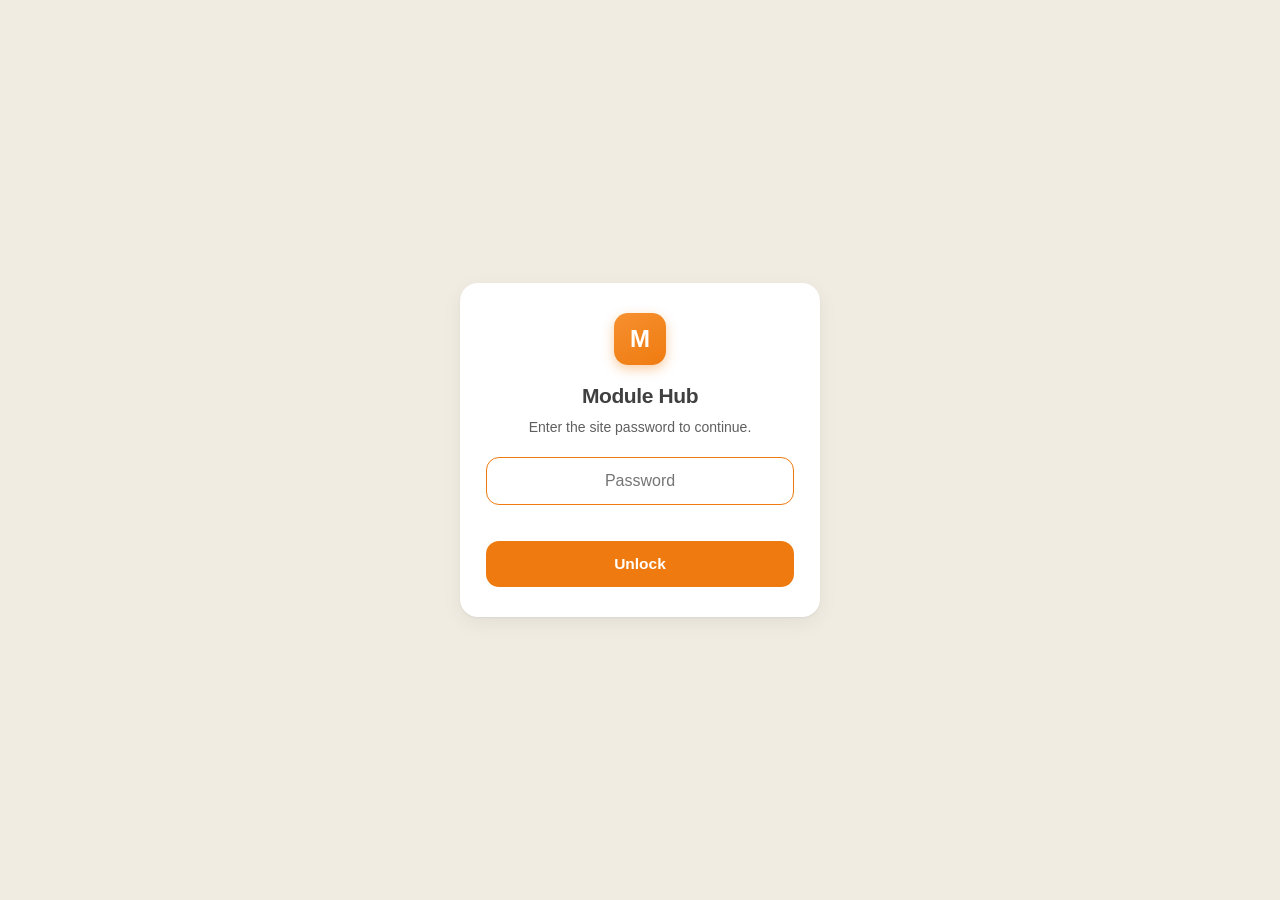
<file: index.html>
<!DOCTYPE html>
<html lang="en" class="locked">
<head>
<meta charset="UTF-8">
<meta name="viewport" content="width=device-width, initial-scale=1.0, viewport-fit=cover, maximum-scale=1">
<meta name="theme-color" content="#f1ece1" media="(prefers-color-scheme: light)">
<meta name="theme-color" content="#1e1d1b" media="(prefers-color-scheme: dark)">
<meta name="apple-mobile-web-app-capable" content="yes">
<title>Vanderlande Module Hub</title>
<link rel="stylesheet" href="assets/styles.css">
</head>
<body>

<div class="app">
  <header class="topbar">
    <div class="mark">M</div>
    <div class="titles">
      <div class="title" id="brand-title">Module Hub</div>
      <div class="sub" id="brand-sub">Site operations</div>
    </div>
    <div class="spacer"></div>
    <button class="ghost" onclick="location.hash='#/'">All modules</button>
  </header>

  <main class="wrap" id="view"></main>

  <div class="foot">MVP · public content demo · health data simulated</div>
</div>

<!-- Floating scan button -->
<button class="fab" onclick="openScanner()">
  <svg viewBox="0 0 24 24" fill="none" stroke="currentColor" stroke-width="2" stroke-linecap="round" stroke-linejoin="round">
    <path d="M3 7V5a2 2 0 0 1 2-2h2"/><path d="M17 3h2a2 2 0 0 1 2 2v2"/>
    <path d="M21 17v2a2 2 0 0 1-2 2h-2"/><path d="M7 21H5a2 2 0 0 1-2-2v-2"/>
    <line x1="3" y1="12" x2="21" y2="12"/>
  </svg>
  Scan QR
</button>

<!-- Scanner overlay -->
<div class="scanner" id="scanner">
  <video id="scan-video" playsinline muted></video>
  <div class="bar">
    <span class="t">Scan module label</span>
    <button class="x" onclick="closeScanner()" aria-label="Close">×</button>
  </div>
  <div class="reticle"><i></i><div class="laser"></div></div>
  <div class="hint" id="scan-hint">Centre the QR code in the frame</div>
  <div class="err" id="scan-err">
    <div class="big">Camera unavailable</div>
    <p>—</p>
    <button onclick="openScanner()">Try again</button>
  </div>
</div>

<!-- QR label modal -->
<div class="modal-bg" id="qr-modal" onclick="if(event.target===this)closeQR()">
  <div class="modal">
    <h3 id="qr-name">Module</h3>
    <div class="mid" id="qr-id">—</div>
    <div id="qrbox"></div>
    <div class="url" id="qr-url"></div>
    <button class="btn" onclick="printQR()">Print label</button>
    <button class="btn sec" onclick="closeQR()">Close</button>
  </div>
</div>

<script src="assets/gate.js"></script>
<script src="vendor/qrcode.js"></script>
<script src="vendor/jsQR.js"></script>
<script src="assets/data.js"></script>
<script src="assets/app.js"></script>
</body>
</html>
</file>
<file: assets/styles.css>
/* =============================================================================
   Module Hub — styles
   Clean iOS / Material blend: light, airy, rounded, soft shadows, system fonts.
   ========================================================================== */

:root {
  /* Surfaces — Vanderlande off-white + warm neutrals */
  --bg: #f1ece1;            /* OFFWHITE */
  --surface: #ffffff;
  --surface-2: #ece6d8;     /* warm light-grey tint */
  --hairline: rgba(95, 95, 95, 0.16);   /* DARK GREY @ low alpha */

  /* Text — grey family */
  --text: #404040;          /* slightly darkened DARK GREY for headings/body */
  --text-2: #5f5f5f;        /* DARK GREY */
  --text-3: #aaaaaa;        /* GREY */

  /* Accent — Vanderlande ORANGE */
  --accent: #ef7b10;        /* ORANGE */
  --accent-weak: #fdecd9;   /* light orange tint */
  --accent-press: #cd5b1c;  /* DARK ORANGE */

  /* Brand family — blues & purple (marks, badges, accents) */
  --brand-dark-blue: #2a4a96;   /* DARK BLUE */
  --brand-blue: #6786b0;        /* BLUE */
  --brand-light-blue: #6baccc;  /* LIGHT BLUE */
  --brand-purple: #532864;      /* PURPLE */

  /* Status — Signal colours */
  --ok: #5aaa19;            /* GREEN */
  --ok-weak: #eaf5db;
  --warn: #9a7b00;          /* readable shade of Signal YELLOW #FFCC00 */
  --warn-weak: #fff4cc;
  --bad: #c80000;           /* RED */
  --bad-weak: #fbe3e3;

  --radius: 18px;
  --radius-sm: 13px;
  --shadow: 0 1px 2px rgba(16, 24, 40, 0.05), 0 6px 20px rgba(16, 24, 40, 0.06);
  --shadow-lg: 0 10px 40px rgba(16, 24, 40, 0.18);

  --font: -apple-system, BlinkMacSystemFont, "SF Pro Text", "Segoe UI", Roboto,
          "Helvetica Neue", Arial, sans-serif;
}

@media (prefers-color-scheme: dark) {
  :root {
    --bg: #1e1d1b;
    --surface: #2a2825;
    --surface-2: #37342f;
    --hairline: rgba(241, 236, 225, 0.14);
    --text: #f1ece1;          /* OFFWHITE */
    --text-2: #c4beb1;
    --text-3: #8f8a80;
    --accent: #ff8c2a;        /* brighter ORANGE for dark surfaces */
    --accent-weak: #3a2a16;
    --accent-press: #ef7b10;
    --brand-blue: #7f9cc4;
    --brand-purple: #a06fbb;
    --ok: #6fbf2c;
    --ok-weak: #1c2b10;
    --warn: #d9b300;
    --warn-weak: #2f2809;
    --bad: #ff5a5a;
    --bad-weak: #2e1414;
    --shadow: 0 1px 2px rgba(0, 0, 0, 0.4), 0 8px 24px rgba(0, 0, 0, 0.5);
  }
}

* { box-sizing: border-box; margin: 0; padding: 0; }
html, body { height: 100%; }
body {
  font-family: var(--font);
  background: linear-gradient(180deg,
    color-mix(in srgb, var(--accent) 7%, var(--bg)),
    var(--bg) 280px) fixed var(--bg);
  color: var(--text);
  -webkit-font-smoothing: antialiased;
  text-rendering: optimizeLegibility;
  line-height: 1.45;
  overscroll-behavior-y: none;
}
button { font-family: inherit; cursor: pointer; }
a { color: inherit; }

/* ------------------------------ Motion ---------------------------------- */
@keyframes rise { from { opacity: 0; transform: translateY(16px) scale(.98); }
                  to   { opacity: 1; transform: none; } }
@keyframes pop  { from { opacity: 0; transform: scale(.88); }
                  to   { opacity: 1; transform: none; } }
@keyframes fade { from { opacity: 0; } to { opacity: 1; } }
@keyframes slide-up { from { transform: translateY(6%); opacity: 0; }
                      to   { transform: none; opacity: 1; } }
@keyframes shimmer { from { background-position: -400px 0; }
                     to   { background-position: 400px 0; } }
@keyframes fab-glow {
  0%, 100% { box-shadow: 0 8px 24px rgba(239, 123, 16, 0.40); }
  50%      { box-shadow: 0 10px 34px rgba(239, 123, 16, 0.62); }
}
@keyframes ripple-grow { to { transform: scale(1); opacity: 0; } }

/* Staggered entrance: parent gets .anim-in, children get --d delays via JS */
.anim-in > * { animation: rise .55s cubic-bezier(.22, .9, .3, 1) both;
               animation-delay: var(--d, 0ms); }
.tab-fade { animation: rise .38s cubic-bezier(.22, .9, .3, 1) both; }

/* Tactile press feedback everywhere */
button, .tile, .res, .ghost, .pill {
  transition: transform .18s cubic-bezier(.2, .7, .3, 1.6),
              box-shadow .2s, background .2s, filter .2s;
}
button:active, .tile:active, .res:active { transform: scale(.96); }

/* Material-style touch ripple (spawned by JS) */
.tile, .res, .segment button, .ghost, .fab, .call-btn, .report-btn,
.gate-btn, .modal .btn { position: relative; overflow: hidden; }
.ripple {
  position: absolute; border-radius: 50%; pointer-events: none;
  background: currentColor; opacity: .16; transform: scale(0);
  animation: ripple-grow .55s ease-out forwards;
}

@media (prefers-reduced-motion: reduce) {
  *, *::before, *::after {
    animation-duration: .01ms !important;
    animation-iteration-count: 1 !important;
    transition-duration: .01ms !important;
  }
}

.app { max-width: 760px; margin: 0 auto; min-height: 100%; padding-bottom: 96px; }

/* ------------------------- Password gate -------------------------------- */
html.locked .app,
html.locked .fab { display: none !important; }
#gate {
  position: fixed; inset: 0; z-index: 200; display: grid; place-items: center;
  padding: 24px; background: var(--bg);
}
.gate-card {
  background: var(--surface); border-radius: var(--radius); box-shadow: var(--shadow);
  padding: 30px 26px; width: 100%; max-width: 360px; text-align: center;
  animation: pop .45s cubic-bezier(.3, 1.3, .4, 1) both;
}
.gate-mark {
  width: 52px; height: 52px; border-radius: 14px; margin: 0 auto 16px;
  background: linear-gradient(150deg, #f6902f, #ef7b10);
  display: grid; place-items: center; color: #fff; font-weight: 800; font-size: 24px;
  box-shadow: 0 4px 12px rgba(239, 123, 16, 0.38);
}
.gate-card h1 { font-size: 21px; font-weight: 800; letter-spacing: -0.4px; }
.gate-card p { color: var(--text-2); font-size: 14px; margin: 5px 0 20px; }
.gate-card input {
  width: 100%; border: 1px solid var(--hairline); background: var(--surface-2);
  border-radius: 13px; padding: 14px 15px; font-size: 16px; color: var(--text);
  outline: none; text-align: center;
}
.gate-card input:focus { border-color: var(--accent); background: var(--surface); }
.gate-err { color: var(--bad); font-size: 13px; min-height: 18px; margin: 9px 0 3px; }
.gate-btn {
  width: 100%; background: var(--accent); color: #fff; border: none;
  padding: 14px; border-radius: 13px; font-weight: 700; font-size: 15.5px; margin-top: 6px;
}
.gate-btn:active { background: var(--accent-press); }

/* ----------------------------- Top bar ---------------------------------- */
.topbar {
  position: sticky; top: 0; z-index: 20;
  display: flex; align-items: center; gap: 12px;
  padding: 14px 18px;
  background: color-mix(in srgb, var(--bg) 78%, transparent);
  -webkit-backdrop-filter: saturate(180%) blur(20px);
  backdrop-filter: saturate(180%) blur(20px);
  border-bottom: 1px solid var(--hairline);
}
.topbar .mark {
  width: 34px; height: 34px; border-radius: 9px; flex: none;
  background: linear-gradient(150deg, #f6902f, #ef7b10);
  display: grid; place-items: center; color: #fff; font-weight: 800; font-size: 17px;
  box-shadow: 0 3px 8px rgba(239, 123, 16, 0.38);
}
.topbar .titles { min-width: 0; }
.topbar .title { font-weight: 700; font-size: 16px; letter-spacing: -0.2px; }
.topbar .sub { font-size: 11.5px; color: var(--text-2); margin-top: -1px; }
.topbar .spacer { flex: 1; }
.topbar .ghost {
  background: var(--surface); border: 1px solid var(--hairline); color: var(--text);
  border-radius: 10px; padding: 8px 13px; font-size: 13px; font-weight: 600;
}
.topbar .ghost:active { background: var(--surface-2); }

.wrap { padding: 18px; }

/* ------------------------------ Home ------------------------------------ */
.hero .hello {
  color: var(--accent); font-weight: 700; font-size: 13px; letter-spacing: .3px;
  margin-bottom: 3px;
}
.hero h1 {
  font-size: 28px; font-weight: 800; letter-spacing: -0.6px; margin-bottom: 4px;
}
.hero p { color: var(--text-2); font-size: 14.5px; margin-bottom: 16px; }

.search {
  display: flex; align-items: center; gap: 9px;
  background: var(--surface); border: 1px solid var(--hairline);
  border-radius: 999px; padding: 12px 18px; margin-bottom: 18px;
  box-shadow: var(--shadow);
  transition: box-shadow .25s, border-color .25s;
}
.search:focus-within { border-color: var(--accent);
  box-shadow: 0 4px 18px rgba(239, 123, 16, 0.18); }
.search svg { width: 18px; height: 18px; color: var(--text-3); flex: none; }
.search input {
  border: none; outline: none; background: transparent; flex: 1;
  font-size: 15px; color: var(--text);
}
.search input::placeholder { color: var(--text-3); }

.group-label {
  font-size: 12px; font-weight: 700; text-transform: uppercase;
  letter-spacing: 0.6px; color: var(--text-3); margin: 18px 4px 9px;
}

/* Grouped inset list (iOS) with card feel (Material) */
.list { background: var(--surface); border-radius: var(--radius);
        box-shadow: var(--shadow); overflow: hidden; }
.row {
  display: flex; align-items: center; gap: 13px;
  padding: 14px 16px; text-decoration: none; color: inherit;
  border-top: 1px solid var(--hairline); background: var(--surface);
  transition: background 0.12s;
}
.row:first-child { border-top: none; }
.row:active { background: var(--surface-2); }
.row .badge {
  width: 44px; height: 44px; border-radius: 11px; flex: none;
  display: grid; place-items: center; font-weight: 800; font-size: 12px;
  background: #e7edf5; color: var(--brand-dark-blue);
}
.row .badge.spox { background: #efe6f2; color: var(--brand-purple); }
.row .badge svg { width: 22px; height: 22px; }
.row .info { flex: 1; min-width: 0; }
.row .info .n { font-weight: 650; font-size: 15px; letter-spacing: -0.2px;
  white-space: nowrap; overflow: hidden; text-overflow: ellipsis; }
.row .info .c { font-size: 12.5px; color: var(--text-2); margin-top: 1px; }
.row .right { display: flex; align-items: center; gap: 8px; flex: none; }
.row .chev { color: var(--text-3); font-size: 19px; }

.status-dot { width: 9px; height: 9px; border-radius: 50%; flex: none; }
.status-dot.ok { background: var(--ok); }
.status-dot.attention { background: var(--warn); }
.status-dot.down { background: var(--bad); }

.empty { text-align: center; color: var(--text-2); padding: 40px 20px; font-size: 14px; }

/* Module tiles (Google Home style grid) */
.tiles {
  display: grid; grid-template-columns: repeat(2, 1fr); gap: 12px;
  margin-bottom: 8px;
}
.tile {
  background: var(--surface); border-radius: 22px; padding: 16px;
  box-shadow: var(--shadow); cursor: pointer; text-decoration: none; color: inherit;
  display: flex; flex-direction: column; gap: 11px;
}
.tile:hover { box-shadow: 0 6px 26px rgba(16, 24, 40, 0.12); }
.tile .t-top { display: flex; align-items: flex-start; justify-content: space-between; }
.tile .badge {
  width: 46px; height: 46px; border-radius: 15px; flex: none;
  display: grid; place-items: center;
  background: #e7edf5; color: var(--brand-dark-blue);
}
.tile .badge svg { width: 24px; height: 24px; }
.tile.spox .badge { background: #efe6f2; color: var(--brand-purple); }
.tile .t-name {
  font-weight: 700; font-size: 14.5px; letter-spacing: -0.2px; line-height: 1.28;
  display: -webkit-box; -webkit-line-clamp: 2; -webkit-box-orient: vertical;
  overflow: hidden; min-height: 2.56em;
}
.tile .t-id {
  font-family: ui-monospace, "SF Mono", Menlo, monospace;
  font-size: 11px; color: var(--text-3); margin-top: 3px;
}
.tile .chip {
  display: inline-flex; align-items: center; gap: 5px; align-self: flex-start;
  font-size: 11px; font-weight: 700; padding: 4px 10px; border-radius: 999px;
}
.tile .chip .dot { width: 6px; height: 6px; border-radius: 50%; background: currentColor; }
.chip.ok { background: var(--ok-weak); color: var(--ok); }
.chip.attention { background: var(--warn-weak); color: var(--warn); }
.chip.down { background: var(--bad-weak); color: var(--bad); }

/* --------------------------- Module header ------------------------------ */
.back {
  display: inline-flex; align-items: center; gap: 3px; color: var(--accent);
  font-size: 15px; font-weight: 600; background: none; border: none;
  margin-bottom: 14px; padding: 4px 0;
}
.back svg { width: 18px; height: 18px; }

.mod-head {
  background: var(--surface); border-radius: var(--radius); padding: 20px;
  box-shadow: var(--shadow); margin-bottom: 16px;
}
.mod-tag {
  display: inline-flex; align-items: center; gap: 7px; font-size: 12px;
  font-weight: 700; color: var(--accent); background: var(--accent-weak);
  padding: 5px 10px; border-radius: 8px; margin-bottom: 12px;
}
.mod-tag .id { font-family: ui-monospace, "SF Mono", Menlo, monospace; letter-spacing: 0.4px; }
.mod-name { font-size: 23px; font-weight: 800; letter-spacing: -0.5px; line-height: 1.15; }
.mod-loc { color: var(--text-2); font-size: 14px; margin-top: 5px; }
.mod-summary { color: var(--text); font-size: 14px; margin-top: 12px; opacity: 0.92; }

.pills { display: flex; gap: 8px; margin-top: 15px; flex-wrap: wrap; }
.pill {
  display: inline-flex; align-items: center; gap: 6px; font-size: 12.5px;
  font-weight: 650; padding: 6px 12px; border-radius: 20px;
  background: var(--surface-2); color: var(--text-2);
}
.pill.ok { background: var(--ok-weak); color: var(--ok); }
.pill.attention { background: var(--warn-weak); color: var(--warn); }
.pill.down { background: var(--bad-weak); color: var(--bad); }
.pill .dot { width: 7px; height: 7px; border-radius: 50%; background: currentColor; }

/* ---------------------------- Support card ------------------------------ */
.support {
  background: var(--surface); border-radius: var(--radius); padding: 16px;
  box-shadow: var(--shadow); margin-bottom: 16px;
}
.support-head { display: flex; align-items: center; gap: 12px; margin-bottom: 13px; }
.support-ic {
  width: 40px; height: 40px; border-radius: 11px; flex: none;
  display: grid; place-items: center; background: var(--ok-weak); color: var(--ok);
}
.support-ic svg { width: 20px; height: 20px; }
.support-meta { min-width: 0; }
.support-meta .sl { font-weight: 700; font-size: 15px; letter-spacing: -0.2px; }
.support-meta .sh { font-size: 12.5px; color: var(--text-2); margin-top: 1px; }
.support-actions { display: flex; gap: 10px; }
.support-actions a {
  flex: 1; display: inline-flex; align-items: center; justify-content: center; gap: 8px;
  text-decoration: none; border-radius: 13px; padding: 13px 10px;
  font-size: 14.5px; font-weight: 700; white-space: nowrap;
}
.support-actions a svg { width: 18px; height: 18px; flex: none; }
.call-btn { background: var(--ok); color: #fff; }
.call-btn:active { filter: brightness(0.95); }
.report-btn { background: var(--surface-2); color: var(--text); }
.report-btn:active { filter: brightness(0.97); }
.support-note { font-size: 12px; color: var(--text-2); text-align: center; margin-top: 11px; }
@media (max-width: 380px) {
  .support-actions { flex-direction: column; }
  .support-actions a span { font-size: 14px; }
}

/* --------------------------- Segmented tabs ----------------------------- */
.segment {
  position: relative; display: flex; background: var(--surface-2);
  padding: 3px; border-radius: 14px; margin-bottom: 16px;
}
.seg-thumb {
  position: absolute; top: 3px; left: 3px;
  width: calc((100% - 6px) / 3); height: calc(100% - 6px);
  background: var(--surface); border-radius: 11px;
  box-shadow: 0 2px 8px rgba(16, 24, 40, 0.14);
  transition: transform .38s cubic-bezier(.3, 1.25, .35, 1);
  transform: translateX(calc(var(--idx, 0) * 100%));
}
.segment button {
  position: relative; z-index: 1;
  flex: 1; border: none; background: transparent; color: var(--text-2);
  padding: 10px; border-radius: 11px; font-size: 13.5px; font-weight: 600;
  transition: color .25s;
}
.segment button.active { color: var(--text); font-weight: 700; }

/* ----------------------------- Resources -------------------------------- */
.res {
  display: flex; align-items: center; gap: 13px; width: 100%; text-align: left;
  background: var(--surface); border: none; border-radius: var(--radius-sm);
  padding: 14px; margin-bottom: 10px; box-shadow: var(--shadow);
  text-decoration: none; color: inherit;
}
.res:active { background: var(--surface-2); }
.res .ic {
  width: 42px; height: 42px; border-radius: 11px; flex: none;
  display: grid; place-items: center;
}
.res .ic svg { width: 21px; height: 21px; }
.ic.pdf { background: var(--bad-weak); color: var(--bad); }
.ic.enovia { background: #e7edf5; color: var(--brand-dark-blue); }
.ic.guide { background: var(--ok-weak); color: var(--ok); }
.ic.vid { background: var(--accent-weak); color: var(--accent); }
.res .meta { flex: 1; min-width: 0; }
.res .meta .h { font-weight: 650; font-size: 14.5px; letter-spacing: -0.2px; }
.res .meta .s { font-size: 12.5px; color: var(--text-2); margin-top: 1px; }
.res .chev { color: var(--text-3); font-size: 19px; }

/* ------------------------------ Videos ---------------------------------- */
.video {
  background: var(--surface); border-radius: var(--radius-sm); overflow: hidden;
  box-shadow: var(--shadow); margin-bottom: 12px;
}
.video .frame { width: 100%; aspect-ratio: 16/9; background: #000; }
.video .frame iframe { width: 100%; height: 100%; border: 0; display: block; }
.video .cap { padding: 12px 14px; }
.video .cap .h { font-weight: 650; font-size: 14.5px; }
.video .cap .s { font-size: 12.5px; color: var(--text-2); margin-top: 1px; }

/* ------------------------------ Health ---------------------------------- */
/* Skeleton shimmer shown while health data "connects" */
.sk-card {
  background: var(--surface); border-radius: var(--radius-sm); padding: 16px;
  box-shadow: var(--shadow);
}
.sk-line {
  height: 12px; border-radius: 6px;
  background: linear-gradient(90deg, var(--surface-2) 25%,
    color-mix(in srgb, var(--surface-2) 45%, var(--surface)) 37%,
    var(--surface-2) 63%);
  background-size: 400px 100%;
  animation: shimmer 1.15s linear infinite;
}
.sk-line + .sk-line { margin-top: 10px; }
.sk-line.big { height: 22px; width: 65%; }
.sk-line.small { width: 45%; }

.health-banner {
  display: flex; align-items: center; gap: 8px; font-size: 12.5px;
  color: var(--text-2); background: var(--surface-2); border-radius: 11px;
  padding: 9px 13px; margin-bottom: 14px;
}
.health-banner .live {
  display: inline-flex; align-items: center; gap: 6px; font-weight: 700;
  color: var(--ok);
}
.live .blip {
  width: 8px; height: 8px; border-radius: 50%; background: var(--ok);
  box-shadow: 0 0 0 0 rgba(31, 164, 99, 0.5); animation: blip 1.6s infinite;
}
@keyframes blip {
  0% { box-shadow: 0 0 0 0 rgba(31,164,99,0.5); }
  70% { box-shadow: 0 0 0 7px rgba(31,164,99,0); }
  100% { box-shadow: 0 0 0 0 rgba(31,164,99,0); }
}

.metrics { display: grid; grid-template-columns: 1fr 1fr; gap: 12px; margin-bottom: 14px; }
.metric {
  background: var(--surface); border-radius: var(--radius-sm); padding: 15px;
  box-shadow: var(--shadow);
}
.metric .label { font-size: 12px; color: var(--text-2); font-weight: 600; }
.metric .value { font-size: 25px; font-weight: 800; letter-spacing: -0.5px; margin-top: 3px; }
.metric .value .unit { font-size: 13px; font-weight: 600; color: var(--text-2); margin-left: 3px; }
.metric .bar { height: 6px; border-radius: 4px; background: var(--surface-2); margin-top: 10px; overflow: hidden; }
.metric .bar > span { display: block; height: 100%; border-radius: 4px; background: var(--accent); transition: width 0.5s ease, background 0.5s; }
.metric canvas { width: 100%; height: 36px; display: block; margin-top: 8px; }
.metric.wide { grid-column: 1 / -1; }

.faults { background: var(--surface); border-radius: var(--radius-sm); box-shadow: var(--shadow); overflow: hidden; }
.faults .head { padding: 14px 16px; font-weight: 700; font-size: 14px; border-bottom: 1px solid var(--hairline); }
.fault { display: flex; align-items: flex-start; gap: 11px; padding: 13px 16px; border-top: 1px solid var(--hairline); }
.fault:first-of-type { border-top: none; }
.fault .sev { width: 9px; height: 9px; border-radius: 50%; margin-top: 6px; flex: none; }
.fault .sev.warn { background: var(--warn); }
.fault .sev.info { background: var(--accent); }
.fault .sev.bad { background: var(--bad); }
.fault .ft { flex: 1; }
.fault .ft .t { font-size: 14px; font-weight: 600; }
.fault .ft .m { font-size: 12.5px; color: var(--text-2); margin-top: 1px; }
.fault .when { font-size: 11.5px; color: var(--text-3); white-space: nowrap; }
.faults .clear { padding: 18px 16px; text-align: center; color: var(--text-2); font-size: 13.5px; }

/* ------------------------------ Reader ---------------------------------- */
.reader-note {
  display: flex; gap: 9px; align-items: flex-start; font-size: 12.5px;
  color: var(--warn); background: var(--warn-weak); border-radius: 11px;
  padding: 11px 13px; margin-bottom: 16px;
}
.reader h2 { font-size: 20px; font-weight: 800; letter-spacing: -0.4px; margin-bottom: 10px; }
.reader .card { background: var(--surface); border-radius: var(--radius); padding: 18px 20px; box-shadow: var(--shadow); }
.reader h3 { font-size: 15px; font-weight: 700; margin: 16px 0 7px; }
.reader h3:first-child { margin-top: 0; }
.reader p { font-size: 14.5px; margin-bottom: 8px; }
.reader ul { margin: 4px 0 8px 20px; }
.reader li { font-size: 14.5px; margin-bottom: 5px; }

/* ------------------------------- FAB ------------------------------------ */
.fab {
  position: fixed; left: 50%; transform: translateX(-50%); bottom: 24px; z-index: 30;
  display: inline-flex; align-items: center; gap: 9px;
  background: var(--accent); color: #fff; border: none;
  padding: 15px 24px; border-radius: 30px; font-size: 15.5px; font-weight: 700;
  box-shadow: 0 8px 24px rgba(239, 123, 16, 0.45);
  animation: fab-glow 3.2s ease-in-out infinite;
}
.fab:active { background: var(--accent-press); transform: translateX(-50%) scale(0.97); }
.fab svg { width: 21px; height: 21px; }

/* --------------------------- Scanner overlay ---------------------------- */
.scanner {
  position: fixed; inset: 0; z-index: 60; background: #000;
  display: none; flex-direction: column;
}
.scanner.show { display: flex; animation: slide-up .35s cubic-bezier(.3, 1, .35, 1) both; }
.scanner video { width: 100%; height: 100%; object-fit: cover; position: absolute; inset: 0; }
.scanner .veil { position: absolute; inset: 0; background: rgba(0,0,0,0.45); z-index: 1; }
.scanner .reticle {
  position: absolute; top: 50%; left: 50%; transform: translate(-50%, -50%);
  width: min(70vw, 280px); aspect-ratio: 1; z-index: 2;
  border-radius: 26px; box-shadow: 0 0 0 4000px rgba(0,0,0,0.45);
}
.scanner .reticle::before, .scanner .reticle::after,
.scanner .reticle i::before, .scanner .reticle i::after {
  content: ""; position: absolute; width: 34px; height: 34px;
  border: 4px solid #fff; border-radius: 6px;
}
.scanner .reticle::before { top: -2px; left: -2px; border-right: none; border-bottom: none; }
.scanner .reticle::after { top: -2px; right: -2px; border-left: none; border-bottom: none; }
.scanner .reticle i::before { bottom: -2px; left: -2px; border-right: none; border-top: none; }
.scanner .reticle i::after { bottom: -2px; right: -2px; border-left: none; border-top: none; }
.scanner .laser {
  position: absolute; left: 8%; right: 8%; height: 3px; border-radius: 3px;
  background: linear-gradient(90deg, transparent, #ef7b10, transparent);
  animation: scan 2.4s ease-in-out infinite;
}
@keyframes scan { 0%,100% { top: 10%; } 50% { top: 90%; } }

.scanner .bar {
  position: absolute; top: 0; left: 0; right: 0; z-index: 3;
  display: flex; align-items: center; gap: 12px; padding: 16px 18px;
  padding-top: max(16px, env(safe-area-inset-top));
  background: linear-gradient(rgba(0,0,0,0.6), transparent); color: #fff;
}
.scanner .bar .t { font-weight: 700; font-size: 16px; }
.scanner .bar .x {
  margin-left: auto; width: 38px; height: 38px; border-radius: 50%;
  background: rgba(255,255,255,0.18); border: none; color: #fff; font-size: 20px;
}
.scanner .hint {
  position: absolute; bottom: 0; left: 0; right: 0; z-index: 3;
  text-align: center; color: #fff; font-size: 14px; padding: 24px 24px 40px;
  padding-bottom: max(40px, env(safe-area-inset-bottom));
  background: linear-gradient(transparent, rgba(0,0,0,0.6));
}
.scanner .err {
  position: absolute; inset: 0; z-index: 4; display: none;
  flex-direction: column; align-items: center; justify-content: center;
  text-align: center; color: #fff; padding: 30px; gap: 12px;
}
.scanner .err.show { display: flex; }
.scanner .err .big { font-size: 18px; font-weight: 700; }
.scanner .err p { font-size: 14px; color: #c9ccd2; max-width: 320px; }
.scanner .err button {
  margin-top: 8px; background: var(--accent); color: #fff; border: none;
  padding: 12px 22px; border-radius: 12px; font-weight: 700; font-size: 15px;
}

/* ------------------------------ Modal ----------------------------------- */
.modal-bg {
  position: fixed; inset: 0; z-index: 70; display: none; place-items: center;
  background: rgba(0,0,0,0.45); padding: 20px;
  -webkit-backdrop-filter: blur(4px); backdrop-filter: blur(4px);
}
.modal-bg.show { display: grid; animation: fade .25s ease both; }
.modal {
  background: var(--surface); border-radius: 22px; padding: 24px;
  max-width: 340px; width: 100%; text-align: center; box-shadow: var(--shadow-lg);
}
.modal-bg.show .modal { animation: pop .4s cubic-bezier(.3, 1.35, .4, 1) both; }
.modal h3 { font-size: 18px; font-weight: 800; margin-bottom: 2px; }
.modal .mid { font-family: ui-monospace, "SF Mono", Menlo, monospace;
  color: var(--accent); font-size: 13px; margin-bottom: 18px; }
#qrbox { display: grid; place-items: center; margin: 0 auto 16px; }
#qrbox img, #qrbox canvas { width: 200px; height: 200px; border-radius: 12px; }
.modal .url { font-size: 11px; color: var(--text-3); word-break: break-all; margin-bottom: 18px; }
.modal .btn {
  width: 100%; background: var(--accent); color: #fff; border: none;
  padding: 13px; border-radius: 13px; font-weight: 700; font-size: 15px;
}
.modal .btn.sec { background: var(--surface-2); color: var(--text); margin-top: 9px; }

.foot { text-align: center; color: var(--text-3); font-size: 11.5px; padding: 26px 0 10px; }
</file>
